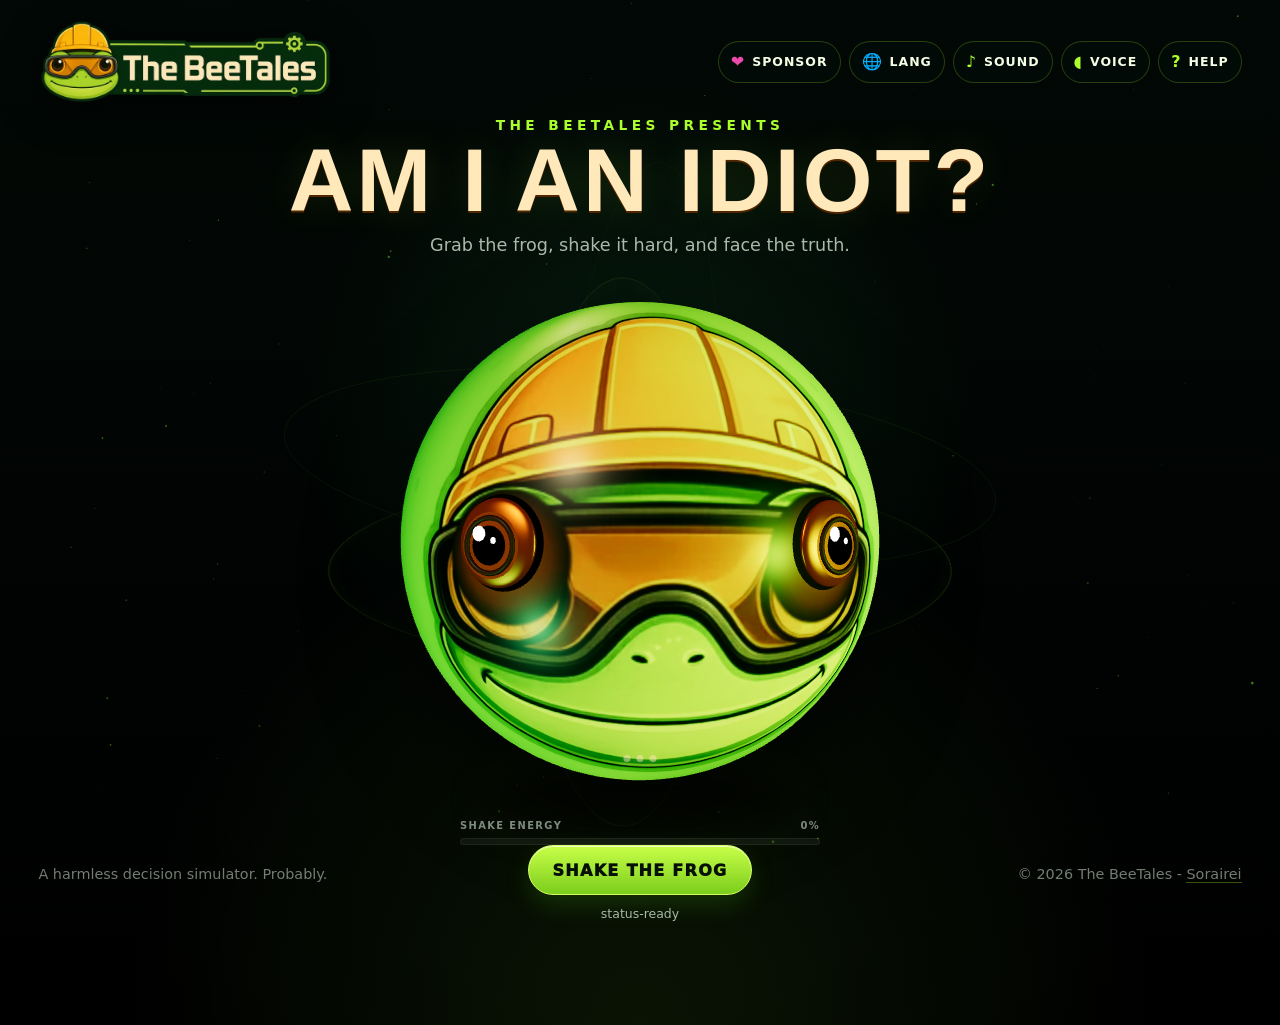
<file: index.html>
<!doctype html>
<html lang="en">
<head>
  <meta charset="utf-8">
  <meta name="viewport" content="width=device-width, initial-scale=1, viewport-fit=cover">
  <meta name="theme-color" content="#06180d">
  <meta name="description" content="Shake the frog oracle and discover whether your latest decision was brilliant, questionable, or fatally stupid.">
  <meta property="og:title" content="Am I an Idiot? — The BeeTales Frog Oracle">
  <meta property="og:description" content="Shake the frog. Face the truth. Try not to get eliminated.">
  <meta property="og:type" content="website">
  <meta property="og:image" content="assets/icons/favicon.png">
  <title>Am I an Idiot? — The BeeTales Frog Oracle</title>
  <link rel="icon" href="assets/icons/favicon.ico" sizes="any">
  <link rel="icon" type="image/png" href="assets/icons/favicon.png">
  <link rel="stylesheet" href="css/styles.css">
  <link rel="stylesheet" href="css/effects.css">
  <link rel="stylesheet" href="css/responsive.css">
  <link rel="stylesheet" href="css/sphere3d.css">
</head>
<body data-theme="IDLE">
  <canvas id="scene-canvas" aria-hidden="true"></canvas>
  <div class="noise-layer" aria-hidden="true"></div>
  <div id="fx-layer" aria-hidden="true"></div>

  <header class="topbar">
    <a class="brand" href="./" aria-label="The BeeTales home">
      <picture>
        <source srcset="assets/images/beetales-logo-v2.webp" type="image/webp">
        <img src="assets/images/beetales-logo-v2.png" width="720" height="214" alt="The BeeTales" decoding="async">
      </picture>
    </a>

    <nav class="controls" aria-label="Experience controls">
      <a href="https://github.com/sponsors/Sorairei" target="_blank" rel="noopener noreferrer" class="icon-button sponsor-button" aria-label="Sponsor project">
        <span aria-hidden="true">❤</span><span class="control-label" data-i18n="nav-sponsor">Sponsor</span>
      </a>
      <button id="lang-button" class="icon-button" type="button" aria-label="Select language">
        <span aria-hidden="true">🌐</span><span class="control-label" data-i18n="nav-lang">Lang</span>
      </button>
      <button id="sound-toggle" class="icon-button" type="button" aria-pressed="true" aria-label="Mute sound">
        <span aria-hidden="true">♪</span><span class="control-label" data-i18n="nav-sound">Sound</span>
      </button>
      <button id="voice-toggle" class="icon-button" type="button" aria-pressed="true" aria-label="Disable voice">
        <span aria-hidden="true">◖</span><span class="control-label" data-i18n="nav-voice">Voice</span>
      </button>
      <button id="help-button" class="icon-button" type="button" aria-label="Open instructions">
        <span aria-hidden="true">?</span><span class="control-label" data-i18n="nav-help">Help</span>
      </button>
    </nav>
  </header>

  <main class="experience" id="experience">
    <section class="intro" aria-labelledby="page-title">
      <p class="eyebrow">THE BEETALES PRESENTS</p>
      <h1 id="page-title" data-i18n="page-title">AM I AN IDIOT?</h1>
      <p id="instruction" class="instruction" data-i18n="instruction">Grab the frog, shake it hard, and face the truth.</p>
    </section>

    <section id="frog-stage" class="frog-stage" aria-label="Interactive frog oracle">
      <div class="orbit-ring orbit-ring--one" aria-hidden="true"></div>
      <div class="orbit-ring orbit-ring--two" aria-hidden="true"></div>
      <div id="frog-shadow" class="frog-shadow" aria-hidden="true"></div>

      <div id="frog-orb" class="frog-orb is-loading" role="button" tabindex="0"
           aria-label="Three-dimensional frog oracle. Hold and drag quickly left and right to shake, or press Enter or Space.">
        <canvas id="frog-canvas" class="frog-canvas" aria-hidden="true"></canvas>

        <div id="orb-loading" class="orb-loading" aria-live="polite">
          <span class="loading-orbit" aria-hidden="true"></span>
          <strong data-i18n="loading">BUILDING THE 3D ORACLE</strong>
        </div>

        <div id="answer-overlay" class="answer-overlay" aria-hidden="true">
          <div id="answer-window" class="answer-window">
            <div class="answer-triangle" aria-hidden="true"></div>
            <p id="answer-category" class="answer-category" data-i18n="answer-category-initial">THE FROG SAYS</p>
            <p id="answer-text" class="answer-text" data-i18n="answer-text-initial">Shake to reveal your verdict.</p>
          </div>
        </div>

        <div class="grip-hint" aria-hidden="true"><span></span><span></span><span></span></div>
        <div class="model-label" aria-hidden="true">SPHEREGEOMETRY</div>
      </div>

      <div class="energy-panel" aria-hidden="true">
        <div class="energy-label"><span data-i18n="energy-label">SHAKE ENERGY</span><span id="energy-value">0%</span></div>
        <div class="energy-track"><div id="energy-fill" class="energy-fill"></div></div>
      </div>
    </section>

    <section class="action-panel" aria-label="Oracle actions">
      <button id="shake-button" class="primary-button" type="button" data-i18n="shake-button">
        <span class="button-icon" aria-hidden="true">↔</span>
        SHAKE THE FROG
      </button>
      <button id="again-button" class="secondary-button" type="button" hidden data-i18n="again-button">ASK AGAIN</button>
      <p id="status-text" class="status-text" data-i18n="status-text">Mouse, touch, Enter, or Space</p>
    </section>
  </main>

  <footer class="footer">
    <span data-i18n="footer-text">A harmless decision simulator. Probably.</span>
    <span>© <span id="year"></span> The BeeTales - <a href="https://github.com/Sorairei" target="_blank" rel="noopener noreferrer">Sorairei</a></span>
  </footer>

  <div id="aria-live" class="sr-only" aria-live="polite" aria-atomic="true"></div>

  <dialog id="help-dialog" class="help-dialog">
    <form method="dialog">
      <div class="dialog-header">
        <h2 data-i18n="help-title">How to consult the frog</h2>
        <button class="dialog-close" value="close" aria-label="Close instructions">×</button>
      </div>
      <div class="dialog-content">
        <p data-i18n="help-desktop"><strong>Desktop:</strong> hold the frog and drag rapidly left and right. Release when the meter is full.</p>
        <p data-i18n="help-mobile"><strong>Mobile:</strong> drag the frog quickly with one finger, or use the Shake button.</p>
        <p data-i18n="help-keyboard"><strong>Keyboard:</strong> focus the frog and press Enter or Space.</p>
        <p data-i18n="help-desc">Answers range from harmless nonsense to rare moments of actual wisdom. The frog is a real WebGL SphereGeometry with a curved BeeTales texture, independent animated 3D eyes, pointer tracking, blinking, expressive reactions, dynamic lighting, and a rotating answer window. The FATAL result is extremely rare and starts a cancellable joke redirect.</p>
      </div>
      <button class="primary-button dialog-confirm" value="close" data-i18n="help-confirm">I UNDERSTAND THE RISKS</button>
    </form>
  </dialog>

  <dialog id="lang-dialog" class="help-dialog">
    <form method="dialog">
      <div class="dialog-header">
        <h2 data-i18n="lang-title">Select Language</h2>
        <button class="dialog-close" value="close" aria-label="Close instructions">×</button>
      </div>
      <div class="dialog-content lang-options">
        <button class="secondary-button lang-option" data-lang="en" value="close">English</button>
        <button class="secondary-button lang-option" data-lang="es" value="close">Español</button>
        <button class="secondary-button lang-option" data-lang="pt" value="close">Português</button>
        <button class="secondary-button lang-option" data-lang="pl" value="close">Polski</button>
      </div>
    </form>
  </dialog>

  <section id="fatal-screen" class="fatal-screen" aria-hidden="true">
    <div class="fatal-vignette"></div>
    <div class="fatal-content">
      <p class="fatal-code" data-i18n="fatal-code">FATAL ERROR</p>
      <h2 id="fatal-message" data-i18n="fatal-message">The frog has reached a final conclusion.</h2>
      <p class="fatal-eliminated" data-i18n="fatal-eliminated">YOU HAVE BEEN ELIMINATED BY THE FROG.</p>
      <p id="fatal-countdown" class="fatal-countdown" data-i18n="fatal-countdown">Relocating in 3...</p>
      <button id="fatal-escape" class="fatal-escape" type="button" data-i18n="fatal-escape">ESCAPE THIS TERRIBLE FATE</button>
    </div>
  </section>

  <noscript>
    <div class="noscript-message">This frog requires JavaScript to judge you.</div>
  </noscript>

  <script type="module" src="js/main.js"></script>
</body>
</html>
</file>
<file: css/styles.css>
:root {
  color-scheme: dark;
  --bg: #020805;
  --panel: rgba(5, 29, 16, 0.72);
  --panel-border: rgba(171, 255, 56, 0.2);
  --lime: #aaff2c;
  --lime-soft: #6fdb25;
  --green: #0d7b3f;
  --deep-green: #003c21;
  --cream: #ffe8ba;
  --text: #f4ffe6;
  --muted: #a9b9aa;
  --theme: #aaff2c;
  --theme-rgb: 170, 255, 44;
  --danger: #ff2b2b;
  --orb-size: min(53vw, 500px);
  --safe-bottom: max(18px, env(safe-area-inset-bottom));
  font-family: Inter, ui-sans-serif, system-ui, -apple-system, BlinkMacSystemFont, "Segoe UI", sans-serif;
}

* { box-sizing: border-box; }

html, body {
  width: 100%;
  min-height: 100%;
  margin: 0;
  overflow-x: hidden;
  background: var(--bg);
}

body {
  min-height: 100svh;
  color: var(--text);
  background:
    radial-gradient(circle at 50% 40%, rgba(25, 116, 54, 0.22), transparent 38%),
    radial-gradient(circle at 50% 100%, rgba(125, 255, 48, 0.08), transparent 43%),
    linear-gradient(180deg, #020805 0%, #000 100%);
  isolation: isolate;
}

button, a { -webkit-tap-highlight-color: transparent; }
button { font: inherit; }
button:focus-visible, [tabindex]:focus-visible, a:focus-visible {
  outline: 3px solid var(--cream);
  outline-offset: 4px;
}

#scene-canvas {
  position: fixed;
  inset: 0;
  width: 100%;
  height: 100%;
  z-index: -4;
  opacity: 0.9;
}

.noise-layer {
  position: fixed;
  inset: 0;
  pointer-events: none;
  z-index: -2;
  opacity: 0.08;
  background-image: url("data:image/svg+xml,%3Csvg viewBox='0 0 180 180' xmlns='http://www.w3.org/2000/svg'%3E%3Cfilter id='n'%3E%3CfeTurbulence type='fractalNoise' baseFrequency='.85' numOctaves='3' stitchTiles='stitch'/%3E%3C/filter%3E%3Crect width='100%25' height='100%25' filter='url(%23n)' opacity='.25'/%3E%3C/svg%3E");
  mix-blend-mode: soft-light;
}

#fx-layer {
  position: fixed;
  inset: 0;
  pointer-events: none;
  z-index: 30;
  overflow: hidden;
}

.topbar {
  position: fixed;
  z-index: 20;
  top: 0;
  left: 0;
  right: 0;
  display: flex;
  align-items: center;
  justify-content: space-between;
  gap: 24px;
  padding: max(18px, env(safe-area-inset-top)) clamp(18px, 3vw, 44px) 12px;
  pointer-events: none;
}

.brand, .controls { pointer-events: auto; }
.brand { display: inline-flex; align-items: center; }
.brand picture { display: contents; }
.brand img {
  display: block;
  width: clamp(190px, 23vw, 350px);
  height: auto;
  filter: drop-shadow(0 8px 20px rgba(0,0,0,0.65));
}

.controls { display: flex; gap: 8px; }
.icon-button {
  min-height: 42px;
  padding: 8px 12px;
  display: inline-flex;
  align-items: center;
  gap: 8px;
  color: var(--text);
  border: 1px solid rgba(170,255,44,0.22);
  border-radius: 999px;
  background: rgba(2, 13, 7, 0.72);
  backdrop-filter: blur(12px);
  cursor: pointer;
  transition: transform .2s ease, border-color .2s ease, background .2s ease;
}
.icon-button:hover { transform: translateY(-2px); border-color: rgba(170,255,44,.65); background: rgba(8, 37, 18, .9); }
.icon-button[aria-pressed="false"] { opacity: .52; }
.icon-button > span:first-child { font-weight: 900; color: var(--lime); }
.sponsor-button { text-decoration: none; }
.sponsor-button > span:first-child { color: #ea4aaa; }
.sponsor-button:hover { border-color: rgba(234,74,170,.65); }
.control-label { font-size: .78rem; font-weight: 800; text-transform: uppercase; letter-spacing: .08em; }

.experience {
  position: relative;
  min-height: 100svh;
  width: min(1200px, 100%);
  margin: 0 auto;
  padding: clamp(104px, 13vh, 140px) 24px calc(86px + var(--safe-bottom));
  display: grid;
  grid-template-rows: auto 1fr auto;
  align-items: center;
}

.intro { text-align: center; z-index: 2; pointer-events: none; }
.eyebrow {
  margin: 0 0 5px;
  color: var(--lime);
  font-size: clamp(.7rem, 1.2vw, .86rem);
  font-weight: 900;
  letter-spacing: .32em;
}
.intro h1 {
  margin: 0;
  font-family: Impact, Haettenschweiler, "Arial Narrow Bold", sans-serif;
  font-size: clamp(2.35rem, 7vw, 6rem);
  line-height: .95;
  letter-spacing: .035em;
  color: var(--cream);
  text-shadow: 0 2px 0 #4f2600, 0 0 36px rgba(170, 255, 44, .12);
}
.instruction {
  margin: 12px auto 0;
  max-width: 650px;
  color: var(--muted);
  font-size: clamp(.92rem, 2vw, 1.1rem);
}

.frog-stage {
  position: relative;
  width: min(100%, 740px);
  min-height: calc(var(--orb-size) + 86px);
  margin: 4px auto 0;
  display: grid;
  place-items: center;
  perspective: 1400px;
  touch-action: none;
  user-select: none;
}

.frog-orb {
  position: relative;
  z-index: 4;
  width: var(--orb-size);
  aspect-ratio: 1;
  cursor: grab;
  border-radius: 50%;
  touch-action: none;
  outline-offset: 8px;
  filter: drop-shadow(0 36px 44px rgba(0,0,0,.64));
  transition: filter .35s ease, scale .22s ease;
  contain: layout paint style;
}
.frog-orb:active,
.frog-orb.is-dragging { cursor: grabbing; }
.frog-orb.is-revealed { cursor: default; }
.frog-orb.is-loading { cursor: wait; pointer-events: none; }
.frog-orb.is-shaking { scale: 1.018; }

.frog-canvas {
  position: absolute;
  inset: -8%;
  width: 116%;
  height: 116%;
  display: block;
  border-radius: 50%;
  pointer-events: none;
  filter: saturate(1.06) contrast(1.02);
}

.orb-loading {
  position: absolute;
  inset: 0;
  z-index: 12;
  display: grid;
  place-content: center;
  justify-items: center;
  gap: 16px;
  border-radius: 50%;
  color: var(--lime);
  font-size: clamp(.62rem, 1.25vw, .84rem);
  letter-spacing: .18em;
  text-align: center;
  background: radial-gradient(circle, rgba(5,40,20,.78), rgba(0,8,4,.94));
  transition: opacity .4s ease, visibility .4s ease;
}
.frog-orb.is-ready .orb-loading { opacity: 0; visibility: hidden; }
.loading-orbit {
  width: 64px;
  height: 64px;
  border: 3px solid rgba(170,255,44,.14);
  border-top-color: var(--lime);
  border-radius: 50%;
  animation: loading-spin .8s linear infinite;
  box-shadow: 0 0 28px rgba(170,255,44,.16);
}

.answer-overlay {
  position: absolute;
  z-index: 9;
  left: 50%;
  top: 50%;
  width: 59%;
  aspect-ratio: 1;
  display: grid;
  place-items: center;
  opacity: 0;
  visibility: hidden;
  transform: translate(-50%, -50%) scale(.68);
  filter: blur(9px);
  pointer-events: none;
  transition: opacity .42s ease, transform .62s cubic-bezier(.18,.82,.2,1), filter .42s ease, visibility .42s;
}
.frog-orb.is-revealed .answer-overlay {
  opacity: 1;
  visibility: visible;
  transform: translate(-50%, -50%) scale(1);
  filter: blur(0);
}

.answer-window {
  position: relative;
  width: 100%;
  height: 100%;
  padding: 21% 10% 12%;
  display: flex;
  flex-direction: column;
  align-items: center;
  justify-content: center;
  text-align: center;
  color: white;
  overflow: hidden;
  border-radius: 50%;
}
.answer-triangle {
  position: absolute;
  inset: 5%;
  z-index: -1;
  clip-path: polygon(50% 2%, 96% 88%, 4% 88%);
  background:
    radial-gradient(circle at 50% 50%, rgba(var(--theme-rgb), .34), transparent 57%),
    linear-gradient(180deg, rgba(var(--theme-rgb), .28), rgba(var(--theme-rgb), .04));
  filter: drop-shadow(0 0 16px rgba(var(--theme-rgb), .5));
}
.answer-category {
  margin: 0 0 8px;
  font-size: clamp(.5rem, 1vw, .76rem);
  font-weight: 950;
  letter-spacing: .17em;
  color: rgb(var(--theme-rgb));
  text-shadow: 0 1px 4px #000, 0 0 8px #000, 0 0 12px rgba(0,0,0,0.8);
}
.answer-text {
  margin: 0;
  max-width: 94%;
  font-family: Georgia, "Times New Roman", serif;
  font-size: clamp(.76rem, 1.8vw, 1.28rem);
  line-height: 1.17;
  font-weight: 700;
  text-wrap: balance;
  text-shadow: 0 2px 8px #000, 0 0 12px #000;
}
.answer-text.is-long { font-size: clamp(.61rem, 1.28vw, .9rem); line-height: 1.14; }
.answer-text.is-very-long { font-size: clamp(.52rem, 1.04vw, .75rem); line-height: 1.1; }

.grip-hint {
  position: absolute;
  z-index: 11;
  left: 50%;
  bottom: 8%;
  display: flex;
  gap: 6px;
  opacity: .52;
  transform: translateX(-50%);
  transition: opacity .25s ease;
  pointer-events: none;
}
.grip-hint span { width: 7px; height: 7px; border-radius: 50%; background: var(--cream); box-shadow: 0 0 9px rgba(255,232,186,.6); }
.frog-orb.is-shaking .grip-hint,
.frog-orb.is-revealed .grip-hint { opacity: 0; }

.model-label {
  position: absolute;
  z-index: 11;
  top: 9%;
  right: 5%;
  padding: 5px 8px;
  border: 1px solid rgba(170,255,44,.32);
  border-radius: 999px;
  color: var(--lime);
  background: rgba(0,15,7,.68);
  font: 800 .52rem/1 ui-monospace, monospace;
  letter-spacing: .12em;
  pointer-events: none;
  opacity: .72;
}
.frog-orb.is-revealed .model-label { opacity: 0; }

.frog-shadow {
  position: absolute;
  z-index: 1;
  top: calc(50% + var(--orb-size) * .42);
  width: calc(var(--orb-size) * .72);
  height: calc(var(--orb-size) * .15);
  border-radius: 50%;
  background: rgba(0,0,0,.82);
  filter: blur(17px);
  box-shadow: 0 0 35px rgba(var(--theme-rgb), .16);
  transform: scaleX(1);
}

.orbit-ring {
  position: absolute;
  z-index: 0;
  width: calc(var(--orb-size) * 1.22);
  aspect-ratio: 1;
  border-radius: 50%;
  border: 1px solid rgba(var(--theme-rgb), .15);
  box-shadow: inset 0 0 20px rgba(var(--theme-rgb), .03);
}
.orbit-ring--one { transform: rotateX(73deg) rotateZ(8deg); animation: orbit-spin 11s linear infinite; }
.orbit-ring--two { width: calc(var(--orb-size) * 1.08); transform: rotateY(70deg) rotateZ(20deg); animation: orbit-spin-reverse 16s linear infinite; opacity: .55; }

.energy-panel {
  position: absolute;
  z-index: 8;
  bottom: 0;
  width: min(360px, 72vw);
  opacity: .74;
  transition: opacity .25s ease, transform .25s ease;
}
.energy-label { display: flex; justify-content: space-between; font-size: .62rem; font-weight: 900; letter-spacing: .14em; color: var(--muted); }
.energy-track { margin-top: 7px; height: 7px; border-radius: 99px; overflow: hidden; background: rgba(255,255,255,.08); border: 1px solid rgba(255,255,255,.08); }
.energy-fill { width: 100%; height: 100%; border-radius: inherit; background: linear-gradient(90deg, #4eab1e, var(--lime), #ffe56c); box-shadow: 0 0 14px rgba(170,255,44,.55); transform: scaleX(0); transform-origin: left center; transition: transform .06s linear; will-change: transform; }

.action-panel {
  z-index: 10;
  display: flex;
  flex-wrap: wrap;
  justify-content: center;
  align-items: center;
  gap: 10px;
  text-align: center;
}
.primary-button, .secondary-button {
  min-height: 50px;
  border-radius: 999px;
  padding: 13px 24px;
  font-weight: 950;
  letter-spacing: .08em;
  cursor: pointer;
  transition: transform .18s ease, box-shadow .18s ease, opacity .18s ease;
}
.primary-button {
  color: #071005;
  border: 1px solid #d6ff62;
  background: linear-gradient(180deg, #c8ff48, #7bcd1c);
  box-shadow: 0 10px 25px rgba(82,190,31,.2), inset 0 1px rgba(255,255,255,.7);
}
.secondary-button { color: var(--cream); border: 1px solid rgba(255,232,186,.28); background: rgba(2,13,7,.75); }
.primary-button:hover, .secondary-button:hover { transform: translateY(-2px) scale(1.02); }
.primary-button:active, .secondary-button:active { transform: translateY(1px) scale(.98); }
.button-icon { display: inline-block; margin-right: 8px; font-size: 1.2em; }
.status-text { flex-basis: 100%; margin: 1px 0 0; color: var(--muted); font-size: .78rem; }

.footer {
  position: fixed;
  z-index: 10;
  left: 0;
  right: 0;
  bottom: 0;
  display: flex;
  justify-content: space-between;
  padding: 10px clamp(18px, 3vw, 44px) var(--safe-bottom);
  color: rgba(208,225,208,.55);
  font-size: clamp(0.75rem, 1.2vw, 0.9rem);
  pointer-events: none;
}
.footer a {
  color: inherit;
  pointer-events: auto;
  text-decoration: underline;
  text-underline-offset: 2px;
}
.footer a:hover {
  color: var(--text);
}

.help-dialog {
  width: min(560px, calc(100% - 32px));
  color: var(--text);
  border: 1px solid rgba(170,255,44,.3);
  border-radius: 24px;
  background: rgba(2,16,8,.96);
  box-shadow: 0 35px 100px rgba(0,0,0,.72), 0 0 60px rgba(93,205,35,.12);
  padding: 0;
}
.help-dialog::backdrop { background: rgba(0,0,0,.78); backdrop-filter: blur(8px); }
.help-dialog form { padding: 24px; }
.dialog-header { display: flex; align-items: center; justify-content: space-between; gap: 20px; }
.dialog-header h2 { margin: 0; color: var(--cream); }
.dialog-close { width: 40px; height: 40px; border-radius: 50%; border: 1px solid rgba(255,255,255,.16); background: transparent; color: white; font-size: 1.5rem; cursor: pointer; }
.dialog-content { margin: 20px 0; color: #c9d7c9; line-height: 1.55; }
.dialog-content p { margin: 10px 0; }
.dialog-confirm { width: 100%; }
.lang-options { display: flex; flex-direction: column; gap: 12px; }
.lang-option { width: 100%; }

.sr-only {
  position: absolute !important;
  width: 1px !important;
  height: 1px !important;
  padding: 0 !important;
  margin: -1px !important;
  overflow: hidden !important;
  clip: rect(0, 0, 0, 0) !important;
  white-space: nowrap !important;
  border: 0 !important;
}

.noscript-message {
  position: fixed;
  z-index: 100;
  inset: 20px;
  display: grid;
  place-items: center;
  text-align: center;
  background: #120;
  border: 2px solid var(--lime);
  border-radius: 24px;
  color: white;
  font-size: 1.2rem;
}

@keyframes orbit-spin { to { transform: rotateX(73deg) rotateZ(368deg); } }
@keyframes orbit-spin-reverse { to { transform: rotateY(70deg) rotateZ(-340deg); } }

@keyframes loading-spin { to { transform: rotate(360deg); } }

.frog-orb.webgl-failed {
  background:
    radial-gradient(circle at 50% 50%, rgba(170,255,44,.12), transparent 62%),
    url("../assets/images/beetales-avatar.webp") center / 88% auto no-repeat,
    radial-gradient(circle, #0d4d28, #00140a 72%);
  border: 2px solid rgba(170,255,44,.26);
}
.frog-orb.webgl-failed .orb-loading,
.frog-orb.webgl-failed .model-label,
.frog-orb.webgl-failed .grip-hint { display: none; }

/* --------------------------------------------------------------------------
   Guaranteed browser-rendered 3D frog
   -------------------------------------------------------------------------- */
.frog-canvas { display: none !important; }

.frog-model {
  --eye-x: 0px;
  --eye-y: 0px;
  --shine-x: 0px;
  --shine-y: 0px;
  --energy: 0;
  --frog-theme: #aaff2c;
  position: absolute;
  z-index: 3;
  inset: 4.5%;
  visibility: hidden;
  transform-style: preserve-3d;
  transform-origin: 50% 50%;
  will-change: transform;
  pointer-events: none;
}

.frog-face {
  position: absolute;
  inset: 0;
  overflow: hidden;
  border-radius: 50%;
  transform-style: preserve-3d;
  backface-visibility: hidden;
  -webkit-backface-visibility: hidden;
  border: clamp(4px, .75vw, 8px) solid #032d18;
  box-shadow:
    inset 22px -28px 44px rgba(0, 28, 13, .58),
    inset -18px 20px 32px rgba(215, 255, 91, .18),
    0 0 calc(18px + 30px * var(--energy)) color-mix(in srgb, var(--frog-theme) 44%, transparent),
    0 26px 35px rgba(0, 0, 0, .58);
}

.frog-front {
  background:
    radial-gradient(circle at 35% 20%, rgba(226,255,109,.68) 0 4%, transparent 21%),
    radial-gradient(circle at 67% 68%, rgba(39,121,8,.30), transparent 38%),
    linear-gradient(145deg, #a9f52a 0%, #70d716 35%, #35a60e 72%, #087039 100%);
}

.frog-front::before {
  content: "";
  position: absolute;
  inset: 2.5%;
  border-radius: 50%;
  border: 2px solid rgba(213,255,95,.22);
  box-shadow: inset 0 0 34px rgba(255,255,255,.10);
}

.frog-front::after {
  content: "";
  position: absolute;
  z-index: 20;
  inset: 0;
  border-radius: 50%;
  background: linear-gradient(112deg, rgba(255,255,255,.26), transparent 22% 70%, rgba(0,0,0,.2));
  mix-blend-mode: screen;
  opacity: .45;
}

.frog-back {
  transform: rotateY(180deg) translateZ(1px);
  background:
    radial-gradient(circle at 35% 20%, rgba(207,255,95,.38), transparent 20%),
    radial-gradient(circle at 50% 52%, #268b17 0 46%, #116b2e 72%, #043a20 100%);
}

.frog-equator {
  position: absolute;
  z-index: -1;
  inset: 1.2%;
  border-radius: 50%;
  border: clamp(7px, 1.1vw, 13px) solid #0a4a25;
  box-shadow: 0 0 18px rgba(145,255,44,.22), inset 0 0 20px rgba(0,0,0,.5);
  transform: rotateY(88deg) scaleX(.23);
  opacity: .92;
}

.frog-surface-glow {
  position: absolute;
  left: 16%;
  top: 10%;
  width: 35%;
  height: 19%;
  border-radius: 50%;
  background: radial-gradient(ellipse, rgba(255,255,255,.35), transparent 70%);
  filter: blur(5px);
  transform: rotate(-20deg);
}

/* Worker helmet inspired by the supplied BeeTales avatar. */
.helmet {
  position: absolute;
  z-index: 8;
  left: 17%;
  top: -2%;
  width: 66%;
  height: 36%;
  filter: drop-shadow(0 7px 3px rgba(0,0,0,.42));
}
.helmet-dome {
  position: absolute;
  left: 6%;
  right: 6%;
  top: 0;
  height: 82%;
  border: clamp(3px, .5vw, 6px) solid #9b4c00;
  border-bottom-width: 2px;
  border-radius: 52% 52% 18% 18% / 78% 78% 18% 18%;
  background:
    radial-gradient(circle at 38% 18%, #ffe660 0 7%, transparent 27%),
    linear-gradient(112deg, #ffda28 0%, #ffb300 50%, #e77b00 100%);
  box-shadow: inset -12px -8px 15px rgba(150,58,0,.24), inset 9px 8px 12px rgba(255,255,255,.25);
}
.helmet-ridge {
  position: absolute;
  z-index: 2;
  left: 43%;
  top: -2%;
  width: 14%;
  height: 73%;
  border: 3px solid #a65000;
  border-radius: 18px 18px 4px 4px;
  background: linear-gradient(90deg, #dc7200, #ffbb05 45%, #f28b00);
  box-shadow: inset 4px 0 rgba(255,229,89,.34);
}
.helmet-band {
  position: absolute;
  z-index: 3;
  left: 2%;
  right: 2%;
  bottom: 7%;
  height: 15%;
  border: 3px solid #944700;
  border-radius: 45% 45% 20% 20%;
  background: linear-gradient(#ffc116, #e57a00);
}
.helmet-brim {
  position: absolute;
  z-index: 4;
  left: -6%;
  right: -6%;
  bottom: 0;
  height: 13%;
  border: 3px solid #844000;
  border-radius: 50%;
  background: linear-gradient(180deg, #ffd02b, #ef8d00);
  box-shadow: 0 5px 6px rgba(0,0,0,.45);
}

.goggle-strap {
  position: absolute;
  z-index: 7;
  left: 1.5%;
  right: 1.5%;
  top: 27%;
  height: 20%;
  border-radius: 38%;
  border: clamp(8px, 1.6vw, 17px) solid #07120c;
  background: rgba(3,8,5,.62);
  box-shadow: inset 0 0 0 4px #314032, 0 7px 9px rgba(0,0,0,.6);
}

.frog-eye {
  position: absolute;
  z-index: 10;
  top: 22.5%;
  width: 36%;
  aspect-ratio: 1.08;
  border-radius: 48% 48% 46% 46%;
  padding: 4.2%;
  background: linear-gradient(145deg, #273329, #020504 64%);
  box-shadow:
    inset 0 0 0 clamp(3px, .55vw, 6px) #4d5f4f,
    0 6px 8px rgba(0,0,0,.58);
}
.frog-eye--left { left: 9.5%; }
.frog-eye--right { right: 9.5%; }

.goggle-lens {
  width: 100%;
  height: 100%;
  display: grid;
  place-items: center;
  overflow: hidden;
  border-radius: 50%;
  border: clamp(3px, .55vw, 6px) solid #8b4b00;
  background:
    radial-gradient(circle at 32% 24%, rgba(255,255,255,.38), transparent 14%),
    radial-gradient(circle at 50% 55%, #ffc43c, #c46b00 72%);
  box-shadow: inset 0 0 14px rgba(75,24,0,.75), inset 7px 6px 8px rgba(255,225,107,.28);
}

.frog-iris {
  width: 63%;
  height: 69%;
  display: grid;
  place-items: center;
  border-radius: 50%;
  background: radial-gradient(circle at 45% 43%, #8b4a0b 0 32%, #5a2800 70%, #241000 100%);
  box-shadow: inset 0 0 0 3px rgba(31,13,0,.45);
}
.frog-pupil {
  position: relative;
  width: 58%;
  height: 68%;
  border-radius: 50%;
  background: radial-gradient(circle at 42% 35%, #18200d, #020403 68%);
  transform: translate3d(var(--eye-x), var(--eye-y), 0);
  transition: transform .06s linear;
  box-shadow: 0 0 5px rgba(0,0,0,.8);
}
.eye-shine {
  position: absolute;
  display: block;
  border-radius: 50%;
  background: #fffbe9;
  box-shadow: 0 0 5px rgba(255,255,255,.75);
  transform: translate(var(--shine-x), var(--shine-y));
}
.eye-shine--large { left: 8%; top: 4%; width: 31%; aspect-ratio: 1; }
.eye-shine--small { right: 7%; bottom: 16%; width: 13%; aspect-ratio: 1; }
.goggle-bridge {
  position: absolute;
  z-index: 12;
  left: 43%;
  top: 33%;
  width: 14%;
  height: 5.5%;
  border-radius: 999px;
  background: linear-gradient(#354238, #020403);
  box-shadow: 0 3px 4px rgba(0,0,0,.6);
}

.frog-muzzle {
  position: absolute;
  z-index: 6;
  left: 6.5%;
  right: 6.5%;
  top: 42%;
  height: 48%;
  border-radius: 46% 46% 50% 50% / 38% 38% 57% 57%;
  background:
    radial-gradient(circle at 35% 24%, rgba(236,255,116,.38), transparent 21%),
    linear-gradient(145deg, #b6f52c, #76d914 58%, #44ad0c 100%);
  border: 3px solid rgba(18,104,13,.38);
  box-shadow: inset -13px -18px 24px rgba(27,94,6,.26), inset 12px 11px 17px rgba(238,255,130,.24);
}
.nostril {
  position: absolute;
  top: 26%;
  width: 5.2%;
  height: 6.2%;
  border-radius: 50%;
  background: #073a1c;
  box-shadow: inset 1px 1px 2px #001d0e;
}
.nostril--left { left: 43%; transform: translateX(-100%); }
.nostril--right { right: 43%; transform: translateX(100%); }
.frog-smile {
  position: absolute;
  left: 18%;
  right: 18%;
  top: 48%;
  height: 27%;
  border-bottom: clamp(5px, .9vw, 9px) solid #05391a;
  border-radius: 0 0 50% 50%;
  filter: drop-shadow(0 2px 0 rgba(210,255,76,.3));
}
.smile-corner {
  position: absolute;
  top: 59%;
  width: 5%;
  aspect-ratio: 1;
  border-radius: 50%;
  background: #05391a;
}
.smile-corner--left { left: 16.8%; }
.smile-corner--right { right: 16.8%; }
.frog-belly {
  position: absolute;
  z-index: 5;
  left: 16%;
  right: 16%;
  bottom: -3%;
  height: 22%;
  border-radius: 50% 50% 44% 44%;
  background: radial-gradient(ellipse at 50% 20%, #ddff31, #a5e51f 72%);
  box-shadow: inset 0 8px 14px rgba(255,255,255,.16);
}
.sphere-highlight {
  position: absolute;
  z-index: 19;
  left: 9%;
  top: 18%;
  width: 14%;
  height: 38%;
  border-radius: 50%;
  background: linear-gradient(180deg, rgba(255,255,255,.30), transparent);
  filter: blur(7px);
  transform: rotate(18deg);
  opacity: .52;
}

.back-highlight {
  position: absolute;
  left: 14%;
  top: 11%;
  width: 28%;
  height: 22%;
  border-radius: 50%;
  background: radial-gradient(ellipse, rgba(255,255,255,.23), transparent 70%);
  transform: rotate(-24deg);
}
.oracle-socket {
  position: absolute;
  left: 17%;
  top: 17%;
  width: 66%;
  aspect-ratio: 1;
  display: grid;
  place-items: center;
  border-radius: 50%;
  background: radial-gradient(circle, #07110c 0 56%, #010302 74%);
  box-shadow:
    inset 0 0 24px #000,
    0 0 0 clamp(5px, .9vw, 9px) #06351d,
    0 0 0 clamp(8px, 1.35vw, 14px) var(--frog-theme),
    0 0 calc(20px + 25px * var(--energy)) color-mix(in srgb, var(--frog-theme) 55%, transparent);
}
.oracle-rim {
  position: absolute;
  inset: 8%;
  border: 2px solid color-mix(in srgb, var(--frog-theme) 70%, #fff 10%);
  border-radius: 50%;
  opacity: .6;
}
.oracle-triangle {
  width: 70%;
  height: 70%;
  clip-path: polygon(50% 5%, 96% 88%, 4% 88%);
  background: radial-gradient(circle at 50% 54%, color-mix(in srgb, var(--frog-theme) 55%, #102318), #10291a 73%);
  filter: drop-shadow(0 0 12px color-mix(in srgb, var(--frog-theme) 55%, transparent));
  opacity: .92;
}

.frog-orb.is-shaking .frog-face {
  box-shadow:
    inset 22px -28px 44px rgba(0,28,13,.58),
    inset -18px 20px 32px rgba(215,255,91,.18),
    0 0 58px color-mix(in srgb, var(--frog-theme) 50%, transparent),
    0 26px 35px rgba(0,0,0,.58);
}
.frog-orb.is-shaking .eye-shine { filter: blur(.35px); }
.frog-orb.is-revealed .frog-equator { opacity: .55; }

@supports not (color: color-mix(in srgb, red, blue)) {
  .frog-face { box-shadow: inset 22px -28px 44px rgba(0,28,13,.58), inset -18px 20px 32px rgba(215,255,91,.18), 0 0 32px rgba(170,255,44,.25), 0 26px 35px rgba(0,0,0,.58); }
  .oracle-socket { box-shadow: inset 0 0 24px #000, 0 0 0 7px #06351d, 0 0 0 12px #aaff2c, 0 0 28px rgba(170,255,44,.35); }
  .oracle-rim { border-color: #aaff2c; }
  .oracle-triangle { background: radial-gradient(circle at 50% 54%, #5db72d, #10291a 73%); }
}

/* --------------------------------------------------------------------------
   V5 spherical oracle: volumetric shell + independent surface rotation
   -------------------------------------------------------------------------- */
.frog-model {
  inset: 3.4%;
  transform-style: preserve-3d;
  perspective: 1200px;
  overflow: visible;
}

.sphere-volume,
.sphere-shell,
.frog-surface-rotator {
  position: absolute;
  inset: 0;
  border-radius: 50%;
  transform-style: preserve-3d;
  pointer-events: none;
}

.sphere-volume {
  z-index: 0;
  transform-style: preserve-3d;
}

.sphere-slice {
  position: absolute;
  inset: 0;
  display: block;
  border-radius: 50%;
  opacity: var(--slice-opacity);
  transform: translateZ(var(--slice-z)) scale(var(--slice-scale));
  background:
    radial-gradient(circle at 34% 23%, rgba(224,255,103,.38), transparent 22%),
    linear-gradient(145deg, #9bef27 0%, #4ebd13 50%, #08703b 100%);
  box-shadow:
    inset 18px -22px 32px rgba(0,27,13,.33),
    inset -12px 16px 22px rgba(227,255,118,.12);
  backface-visibility: visible;
}

.sphere-shell {
  z-index: 1;
  background:
    radial-gradient(circle at 32% 20%, rgba(255,255,255,.34) 0 4%, transparent 22%),
    radial-gradient(circle at 66% 70%, rgba(0,66,27,.23), transparent 42%),
    linear-gradient(145deg, rgba(174,247,47,.88), rgba(66,181,17,.9) 58%, rgba(4,89,44,.94));
  border: clamp(5px, .8vw, 9px) solid #04331a;
  box-shadow:
    inset 28px -34px 48px rgba(0,28,13,.58),
    inset -20px 24px 34px rgba(224,255,112,.18),
    0 0 calc(20px + 32px * var(--energy)) color-mix(in srgb, var(--frog-theme) 42%, transparent),
    0 30px 40px rgba(0,0,0,.58);
  transform: translateZ(0);
  overflow: hidden;
}

.sphere-shell::before {
  content: "";
  position: absolute;
  inset: 2.2%;
  border-radius: 50%;
  border: 2px solid rgba(220,255,104,.2);
  box-shadow: inset 0 0 38px rgba(255,255,255,.08);
}

.sphere-shell::after {
  content: "";
  position: absolute;
  inset: 0;
  border-radius: 50%;
  background:
    linear-gradient(112deg, rgba(255,255,255,.22), transparent 19% 66%, rgba(0,0,0,.26)),
    radial-gradient(ellipse at 50% 103%, rgba(0,35,15,.42), transparent 34%);
  mix-blend-mode: screen;
  opacity: .55;
}

.frog-surface-rotator {
  z-index: 4;
  transition: transform .48s cubic-bezier(.2,.78,.18,1);
  transform: rotateY(0deg);
  will-change: transform;
}

.frog-orb.is-turning .frog-surface-rotator,
.frog-orb.is-revealed .frog-surface-rotator {
  transform: rotateY(180deg);
}

.frog-face {
  inset: 1.2%;
  border: 0;
  box-shadow: none;
  overflow: hidden;
}

.frog-front {
  transform: translateZ(var(--sphere-face-z));
  background:
    radial-gradient(circle at 35% 20%, rgba(226,255,109,.48) 0 4%, transparent 21%),
    radial-gradient(circle at 67% 68%, rgba(39,121,8,.18), transparent 38%),
    linear-gradient(145deg, rgba(169,245,42,.96) 0%, rgba(112,215,22,.95) 35%, rgba(53,166,14,.95) 72%, rgba(8,112,57,.96) 100%);
}

.frog-back {
  transform: rotateY(180deg) translateZ(var(--sphere-face-z));
  background:
    radial-gradient(circle at 35% 20%, rgba(207,255,95,.32), transparent 20%),
    radial-gradient(circle at 50% 52%, #268b17 0 46%, #116b2e 72%, #043a20 100%);
}

.frog-equator {
  z-index: 2;
  inset: 1.5%;
  border-width: clamp(8px, 1.15vw, 14px);
  transform: rotateY(90deg) scaleX(.34);
  opacity: .66;
}

.frog-orb.is-shaking .sphere-shell {
  box-shadow:
    inset 28px -34px 48px rgba(0,28,13,.58),
    inset -20px 24px 34px rgba(224,255,112,.18),
    0 0 62px color-mix(in srgb, var(--frog-theme) 48%, transparent),
    0 30px 40px rgba(0,0,0,.62);
}

.frog-orb.is-turning .sphere-shell {
  animation: sphere-answer-pulse .48s ease;
}

@keyframes sphere-answer-pulse {
  0% { filter: brightness(1); }
  45% { filter: brightness(1.22) saturate(1.15); }
  100% { filter: brightness(1); }
}

/* Optional diagnostics, loaded only when the URL contains ?perf=1. */
.performance-panel {
  position: fixed;
  z-index: 90;
  right: max(12px, env(safe-area-inset-right));
  bottom: max(12px, env(safe-area-inset-bottom));
  display: grid;
  gap: 5px;
  min-width: 190px;
  padding: 12px 14px;
  color: #eaffda;
  border: 1px solid rgba(170,255,44,.42);
  border-radius: 12px;
  background: rgba(0,12,6,.92);
  box-shadow: 0 12px 34px rgba(0,0,0,.55);
  font: 700 11px/1.35 ui-monospace, SFMono-Regular, Consolas, monospace;
  letter-spacing: .04em;
}
.performance-panel strong { color: var(--lime); letter-spacing: .14em; }
.performance-panel span { white-space: nowrap; }
.performance-panel button {
  margin-top: 5px;
  padding: 5px 8px;
  color: var(--cream);
  border: 1px solid rgba(170,255,44,.35);
  border-radius: 7px;
  background: #092315;
  cursor: pointer;
  font: inherit;
}
</file>
<file: css/effects.css>
body[data-theme="COMMON"] { --theme: #66f4d0; --theme-rgb: 102, 244, 208; }
body[data-theme="SNARKY"] { --theme: #ffd84f; --theme-rgb: 255, 216, 79; }
body[data-theme="SAVAGE"] { --theme: #ff7a21; --theme-rgb: 255, 122, 33; }
body[data-theme="RARE_TRUTH"] { --theme: #d7e9ff; --theme-rgb: 215, 233, 255; }
body[data-theme="FATAL"] { --theme: #ff2525; --theme-rgb: 255, 37, 37; }

body.is-busy .frog-orb { pointer-events: none; }
body.is-busy #shake-button { opacity: .42; pointer-events: none; }

.frog-orb.is-shaking {
  filter: drop-shadow(0 0 40px rgba(var(--theme-rgb), .3)) drop-shadow(0 36px 44px rgba(0,0,0,.68));
}
.frog-orb.is-settling { animation: settle .56s cubic-bezier(.2,.7,.1,1); }
.frog-orb.is-revealed .answer-window { animation: answer-enter .58s .05s both cubic-bezier(.2,.8,.2,1); }

body[data-theme="SNARKY"] .answer-text { font-family: Inter, ui-sans-serif, sans-serif; font-weight: 900; }
body[data-theme="SAVAGE"] .answer-text { font-family: Impact, Haettenschweiler, "Arial Narrow Bold", sans-serif; letter-spacing: .02em; }
body[data-theme="RARE_TRUTH"] .answer-text { font-family: Georgia, serif; font-weight: 600; }
body[data-theme="FATAL"] .answer-window { filter: drop-shadow(0 0 13px rgba(255,0,0,.8)); }
body[data-theme="FATAL"] .answer-triangle { animation: fatal-flicker .18s steps(2) infinite; }
body[data-theme="FATAL"] .frog-orb { filter: drop-shadow(0 0 45px rgba(255,0,0,.42)) drop-shadow(0 36px 44px rgba(0,0,0,.74)); }

.frog-stage.denied { animation: denied .36s ease; }
body.screen-impact .experience { animation: screen-impact .42s cubic-bezier(.2,.9,.2,1); }
body.screen-shake .experience { animation: screen-shake .5s linear; }

.fx-particle {
  position: absolute;
  left: var(--x);
  top: var(--y);
  width: var(--size);
  height: var(--size);
  border-radius: 50%;
  background: rgb(var(--theme-rgb));
  box-shadow: 0 0 14px rgba(var(--theme-rgb), .9);
  animation: particle-fly var(--duration) ease-out forwards;
}
.fx-spark {
  position: absolute;
  left: 50%;
  top: 52%;
  width: 3px;
  height: var(--length);
  transform-origin: 50% 100%;
  transform: rotate(var(--angle)) translateY(-80px);
  background: linear-gradient(transparent, rgb(var(--theme-rgb)));
  filter: drop-shadow(0 0 6px rgb(var(--theme-rgb)));
  animation: spark-burst .65s ease-out forwards;
}
.fx-ring {
  position: absolute;
  left: 50%;
  top: 50%;
  width: 80px;
  height: 80px;
  margin: -40px;
  border: 3px solid rgba(var(--theme-rgb), .72);
  border-radius: 50%;
  animation: fx-ring 1s ease-out forwards;
}

.fatal-screen {
  position: fixed;
  inset: 0;
  z-index: 90;
  display: grid;
  place-items: center;
  visibility: hidden;
  opacity: 0;
  background: rgba(12,0,0,.84);
  transition: opacity .35s ease, visibility .35s;
}
.fatal-screen.is-active { visibility: visible; opacity: 1; }
.fatal-vignette {
  position: absolute;
  inset: 0;
  overflow: hidden;
  background:
    radial-gradient(circle, transparent 20%, rgba(70,0,0,.38) 62%, rgba(20,0,0,.96) 100%),
    repeating-linear-gradient(90deg, transparent 0 6%, rgba(220,0,0,.05) 6.2% 6.6%);
}
.fatal-vignette::before,
.fatal-vignette::after {
  content: "";
  position: absolute;
  inset: -15% -10% auto;
  height: 36%;
  background: radial-gradient(ellipse at 20% 0%, #ab0000 0 10%, transparent 11%), radial-gradient(ellipse at 50% 0%, #6e0000 0 13%, transparent 14%), radial-gradient(ellipse at 80% 0%, #bd0000 0 9%, transparent 10%);
  filter: blur(8px);
  animation: fatal-drip 3.3s ease-in forwards;
  opacity: .78;
}
.fatal-vignette::after { inset: auto -10% -15%; transform: rotate(180deg); animation-delay: .35s; }
.fatal-content {
  position: relative;
  z-index: 3;
  width: min(760px, calc(100% - 36px));
  text-align: center;
  padding: 34px;
  border: 1px solid rgba(255,52,52,.45);
  background: rgba(12,0,0,.68);
  box-shadow: 0 0 70px rgba(255,0,0,.25), inset 0 0 45px rgba(255,0,0,.05);
  clip-path: polygon(2% 0, 96% 2%, 100% 92%, 95% 100%, 4% 98%, 0 8%);
  animation: fatal-panel .18s steps(2) infinite;
}
.fatal-code { margin: 0; color: #ff2929; font-family: ui-monospace, monospace; font-size: clamp(1rem, 2vw, 1.35rem); font-weight: 900; letter-spacing: .25em; }
.fatal-content h2 { margin: 18px 0; color: #fff; font-family: Impact, sans-serif; font-size: clamp(2rem, 6vw, 4.8rem); line-height: .98; letter-spacing: .025em; text-shadow: 3px 3px 0 #590000; }
.fatal-eliminated { color: #ffb2b2; font-weight: 900; letter-spacing: .12em; }
.fatal-countdown { color: white; font-family: ui-monospace, monospace; font-size: 1.25rem; }
.fatal-escape { margin-top: 18px; border: 1px solid rgba(255,255,255,.32); border-radius: 999px; padding: 12px 18px; color: #fff; background: rgba(0,0,0,.65); cursor: pointer; font-weight: 800; }

@keyframes settle { 0% { scale: 1; } 35% { scale: .91; } 66% { scale: 1.07; } 100% { scale: 1; } }
@keyframes answer-enter { from { opacity: 0; transform: scale(.72); filter: blur(8px); } to { opacity: 1; transform: scale(1); filter: blur(0); } }
@keyframes rim-pulse { 50% { box-shadow: 0 0 0 6px rgba(0,0,0,.78), 0 0 52px rgba(var(--theme-rgb), .58), inset 0 0 45px rgba(var(--theme-rgb), .18); } }
@keyframes fatal-flicker { 50% { opacity: .58; transform: scale(.985); } }
@keyframes denied { 25% { transform: translateX(-8px); } 70% { transform: translateX(7px); } }
@keyframes screen-impact { 20% { transform: scale(1.025); filter: brightness(1.45); } 100% { transform: scale(1); filter: brightness(1); } }
@keyframes screen-shake { 0%,100% { transform: translate(0); } 20% { transform: translate(-8px, 5px); } 40% { transform: translate(7px,-5px); } 60% { transform: translate(-5px,-3px); } 80% { transform: translate(4px,4px); } }
@keyframes particle-fly { to { transform: translate(var(--dx), var(--dy)) scale(0); opacity: 0; } }
@keyframes spark-burst { from { opacity: 1; scale: .3; } to { opacity: 0; scale: 1.5; } }
@keyframes fx-ring { to { width: 800px; height: 800px; margin: -400px; opacity: 0; } }
@keyframes fatal-drip { from { transform: translateY(-40%); } to { transform: translateY(65%); } }
@keyframes fatal-panel { 50% { transform: translate(1px,-1px); } }

@media (prefers-reduced-motion: reduce) {
  *, *::before, *::after { scroll-behavior: auto !important; animation-duration: .001ms !important; animation-iteration-count: 1 !important; transition-duration: .001ms !important; }
}
</file>
<file: css/responsive.css>
@media (max-width: 760px) {
  :root { --orb-size: min(78vw, 430px); }
  .topbar { align-items: flex-start; padding-inline: 14px; }
  .brand img { width: clamp(145px, 42vw, 230px); }
  .control-label { display: none; }
  .icon-button { width: 42px; justify-content: center; padding: 8px; }
  .experience { padding-inline: 12px; padding-top: 96px; grid-template-rows: auto 1fr auto; }
  .eyebrow { letter-spacing: .22em; }
  .intro h1 { font-size: clamp(2.2rem, 12vw, 4.2rem); }
  .instruction { max-width: 90%; font-size: .9rem; }
  .frog-stage { min-height: calc(var(--orb-size) + 70px); }
  .answer-overlay { width: 62%; }
  .answer-text { font-size: clamp(.7rem, 3.4vw, 1rem); }
  .answer-text.is-long { font-size: clamp(.58rem, 2.6vw, .78rem); }
  .answer-text.is-very-long { font-size: clamp(.51rem, 2.15vw, .68rem); }
  .energy-panel { bottom: 2px; }
  .footer { justify-content: center; }
  .footer span:first-child { display: none; }
}

@media (max-height: 720px) and (min-width: 761px) {
  :root { --orb-size: min(43vh, 390px); }
  .experience { padding-top: 88px; padding-bottom: 60px; }
  .intro h1 { font-size: clamp(2rem, 7vh, 4rem); }
  .instruction { margin-top: 6px; }
  .frog-stage { min-height: calc(var(--orb-size) + 56px); }
}

@media (max-width: 420px) {
  :root { --orb-size: min(82vw, 350px); }
  .experience { padding-top: 88px; }
  .brand img { width: 142px; }
  .controls { gap: 5px; }
  .icon-button { width: 38px; min-height: 38px; }
  .primary-button, .secondary-button { min-height: 46px; padding: 11px 18px; font-size: .83rem; }
  .footer { font-size: .6rem; }
}

@media (orientation: landscape) and (max-height: 560px) {
  :root { --orb-size: min(58vh, 310px); }
  .experience { width: 100%; grid-template-columns: .85fr 1.25fr .7fr; grid-template-rows: 1fr; padding: 72px 16px 44px; gap: 8px; }
  .intro { text-align: left; }
  .intro h1 { font-size: clamp(2rem, 8vh, 3.2rem); }
  .instruction { margin-left: 0; }
  .frog-stage { min-height: calc(var(--orb-size) + 34px); }
  .action-panel { align-content: center; }
  .status-text { max-width: 180px; }
}

/* V6 performance safeguards: preserve the visual design while reducing
   expensive blur and shadow rasterization on smaller displays. */
@media (max-width: 700px) {
  .noise-layer { opacity: 0.055; }
  .frog-orb { filter: drop-shadow(0 24px 30px rgba(0,0,0,.58)); }
  .sphere-highlight { filter: blur(5px); }
  .frog-shadow { filter: blur(12px); }
  .icon-button { backdrop-filter: blur(7px); }
}
</file>
<file: css/sphere3d.css>
/* --------------------------------------------------------------------------
   V7 true WebGL SphereGeometry oracle
   -------------------------------------------------------------------------- */
.frog-canvas {
  display: block !important;
  position: absolute;
  z-index: 3;
  left: 50%;
  top: 50%;
  width: 112%;
  height: 112%;
  transform: translate(-50%, -50%);
  border-radius: 50%;
  pointer-events: none;
  filter: saturate(1.08) contrast(1.02);
}

.frog-orb {
  contain: layout paint style;
  transform-style: preserve-3d;
}

.frog-orb.is-ready {
  background: radial-gradient(circle, rgba(80, 216, 31, .04), transparent 69%);
}

.frog-orb.is-shaking .frog-canvas {
  filter: saturate(1.15) contrast(1.04) drop-shadow(0 0 18px rgba(var(--theme-rgb), .25));
}

.frog-orb.is-turning .frog-canvas,
.frog-orb.is-revealed .frog-canvas {
  filter: saturate(1.08) contrast(1.04) drop-shadow(0 0 22px rgba(var(--theme-rgb), .28));
}

.frog-model,
.sphere-volume,
.sphere-shell,
.frog-surface-rotator,
.frog-equator {
  display: none !important;
}

.footer a {
  color: inherit;
  text-decoration: none;
  border-bottom: 1px solid rgba(170,255,44,.32);
  transition: color .2s ease, border-color .2s ease;
}
.footer a:hover,
.footer a:focus-visible {
  color: var(--lime);
  border-color: var(--lime);
}

/* The implementation badge was useful during development, but it should not
   overlap the final artwork on desktop or mobile. */
.model-label { display: none !important; }
</file>
